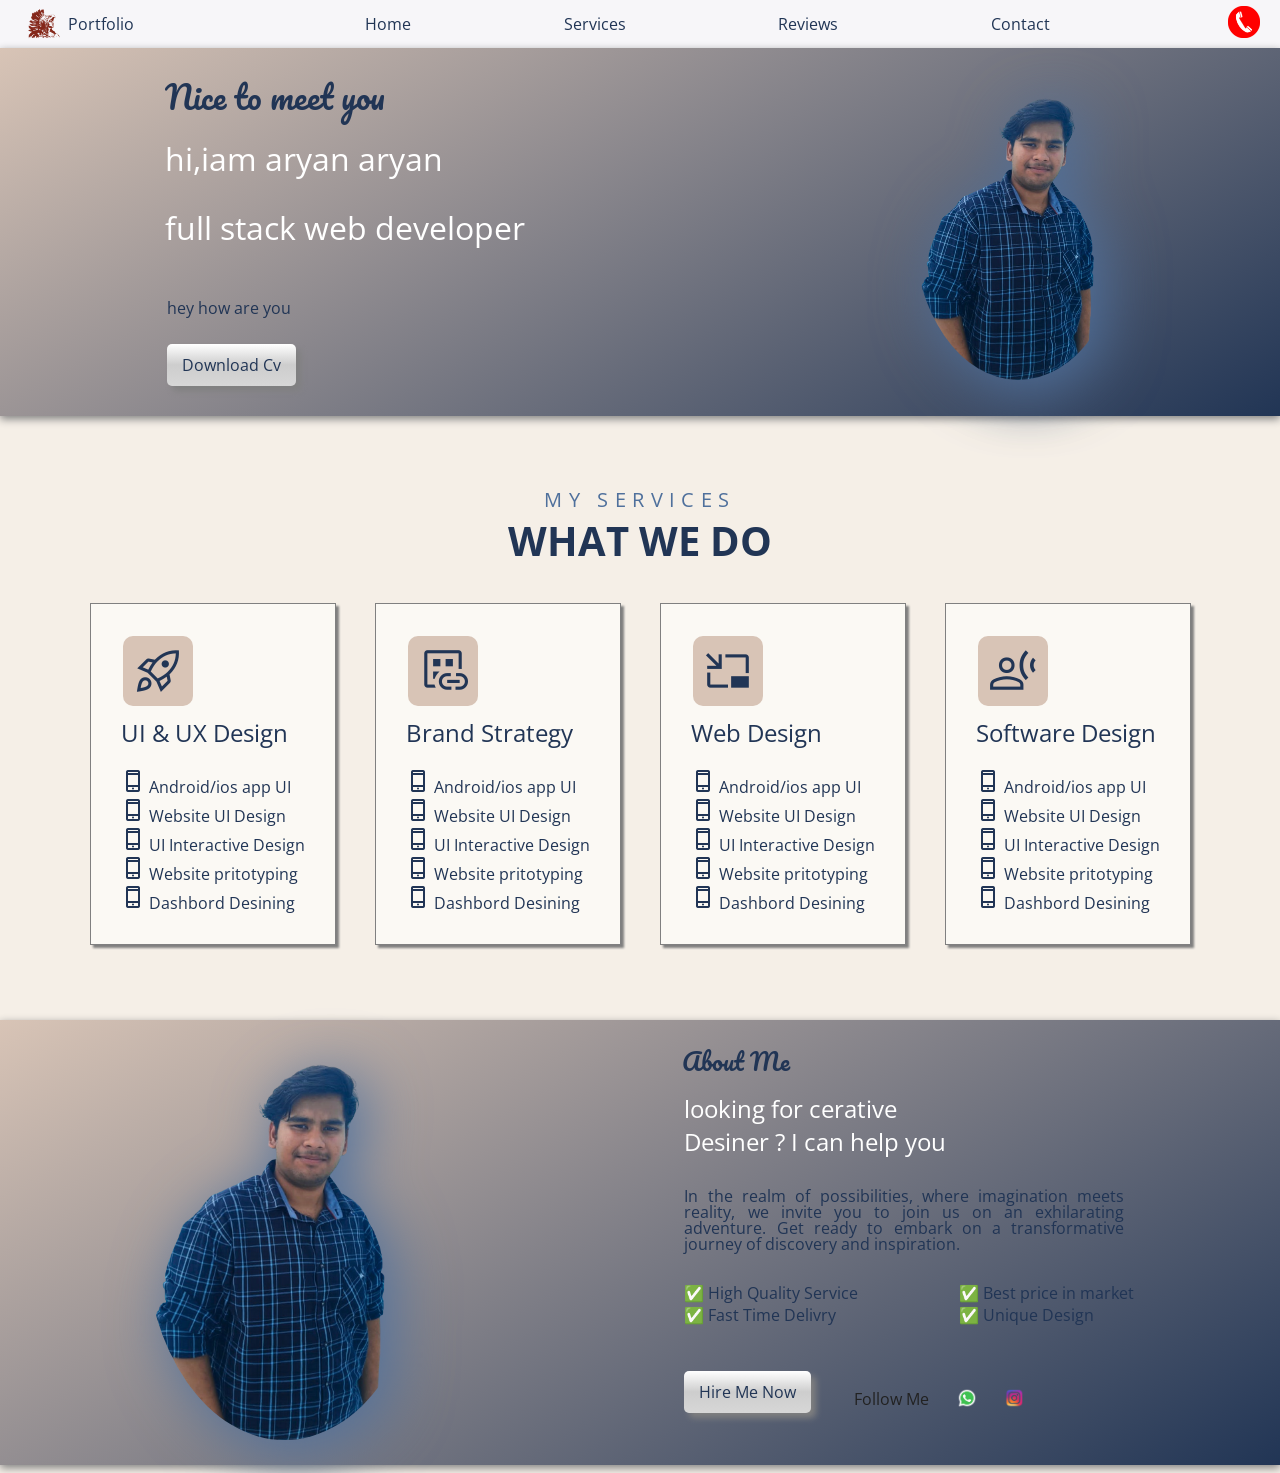
<file: index.html>
<!DOCTYPE html>
<html lang="en">

<head>
    <title>My Portfolio</title>
    <meta charset="UTF-8">
    <meta http-equiv="X-UA-Compatible" content="IE=edge">
    <meta name="viewport" content="width=device-width, initial-scale=1.0">
    
    <link rel="preconnect" href="https://fonts.googleapis.com">
    <link rel="preconnect" href="https://fonts.gstatic.com" crossorigin>
    <link href="https://fonts.googleapis.com/css2?family=Open+Sans:wght@600&display=swap" rel="stylesheet">
    <link href="https://fonts.googleapis.com/css2?family=Pacifico&display=swap" rel="stylesheet">
    <!-- icon -->
    <link rel="stylesheet" href="https://fonts.googleapis.com/css2?family=Material+Symbols+Outlined:opsz,wght,FILL,GRAD@48,400,0,0" />

    <link rel="stylesheet" href="style.css">
</head>

<body>
    <div class="navigation">
        <div class="logo">
            <img class="logoImage" src="images/logo.png" alt="">
            <span class="logoTitle">Portfolio</span>
        </div>

        <div class="menuItems">
            <a href="#"><span class="menuItem">Home</span></a>
            <a href="#"><span class="menuItem">Services</span></a>
            <a href="#"><span class="menuItem">Reviews</span></a>
            <a href="#"><span class="menuItem">Contact</span></a>
        </div>
        <div class="ContactButton">
            <a class="contactButton" href="tel:+91-7976876879">
                <img class="contactImage" src="images/call.png" alt="error">
            </a>
        </div>
    </div>
    <!-- <h1>Peeyush Sanam</h1>
    <h3>A Full Stack Web Developer</h3> -->
    <div class="banner">
        <div class="bannerleft">
            <div class="greeting">
                Nice to meet you
            </div>
            <div class="title">
                <span class="titlespan">
                    hi,iam aryan aryan
                </span>
                <br>
                <span class="titlespan">
                    full stack web developer
                </span>
            </div>
            <div class="description">
                hey how are you
            </div>
            <div class="showCV">
                <a href="#" class="showCVbutton">
                    Download Cv
                </a>
            </div>
        </div>
        <div class="bannerRight">
            <img class="bannerimage" src="images/pic.png" alt="error">
        </div>
    </div>
    <div class="service">
        <div class="servicetext">
            <div class="textsubheading">My Services</div>
            <div class="textheading">what we do</div>
        </div>
        <div class="servicecards">
            <div class="servicecard">
                <div class="serviceicon">
                    <span class="material-symbols-outlined cardicon">rocket_launch</span>
                </div>
                <div class="servicetitle">UI & UX Design</div>
                <div class="servicefeatures">
                    <div class="servicefeature">
                        <span class="servicefeatureicon">
                            <span class="material-symbols-outlined">phone_iphone</span>
                        </span>
                        <span class="servicefeaturetext">Android/ios app UI</span>
                    </div>
                    <div class="servicefeature">
                        <span class="servicefeatureicon">
                            <span class="material-symbols-outlined">phone_iphone</span>
                        </span>
                        <span class="servicefeaturetext">Website UI Design</span>
                    </div>
                    <div class="servicefeature">
                        <span class="servicefeatureicon">
                            <span class="material-symbols-outlined">phone_iphone</span>
                        </span>
                        <span class="servicefeaturetext">UI Interactive Design</span>
                    </div>
                    <div class="servicefeature">
                        <span class="servicefeatureicon">
                            <span class="material-symbols-outlined">phone_iphone</span>
                        </span>
                        <span class="servicefeaturetext">Website pritotyping</span>
                    </div>
                    <div class="servicefeature">
                        <span class="servicefeatureicon">
                            <span class="material-symbols-outlined">phone_iphone</span>
                        </span>
                        <span class="servicefeaturetext">Dashbord Desining</span>
                    </div>
                </div>
            </div>
            <div class="servicecard">
                <div class="serviceicon">
                    <span class="material-symbols-outlined cardicon">dataset_linked</span>
                    <!-- <span class="material-symbols-outlined rocketicon">rocket_launch</span> -->
                </div>
                <div class="servicetitle">Brand Strategy</div>
                <div class="servicefeatures">
                    <div class="servicefeature">
                        <span class="servicefeatureicon">
                            <span class="material-symbols-outlined">phone_iphone</span>
                        </span>
                        <span class="servicefeaturetext">Android/ios app UI</span>
                    </div>
                    <div class="servicefeature">
                        <span class="servicefeatureicon">
                            <span class="material-symbols-outlined">phone_iphone</span>
                        </span>
                        <span class="servicefeaturetext">Website UI Design</span>
                    </div>
                    <div class="servicefeature">
                        <span class="servicefeatureicon">
                            <span class="material-symbols-outlined">phone_iphone</span>
                        </span>
                        <span class="servicefeaturetext">UI Interactive Design</span>
                    </div>
                    <div class="servicefeature">
                        <span class="servicefeatureicon">
                            <span class="material-symbols-outlined">phone_iphone</span>
                        </span>
                        <span class="servicefeaturetext">Website pritotyping</span>
                    </div>
                    <div class="servicefeature">
                        <span class="servicefeatureicon">
                            <span class="material-symbols-outlined">phone_iphone</span>
                        </span>
                        <span class="servicefeaturetext">Dashbord Desining</span>
                    </div>
                </div>
            </div>
            <div class="servicecard">
                <div class="serviceicon">
                    <span class="material-symbols-outlined cardicon">pip</span>
                    <!-- <span class="material-symbols-outlined cardicon">rocket_launch</span> -->
                </div>
                <div class="servicetitle">Web Design</div>
                <div class="servicefeatures">
                    <div class="servicefeature">
                        <span class="servicefeatureicon">
                            <span class="material-symbols-outlined">phone_iphone</span>
                        </span>
                        <span class="servicefeaturetext">Android/ios app UI</span>
                    </div>
                    <div class="servicefeature">
                        <span class="servicefeatureicon">
                            <span class="material-symbols-outlined">phone_iphone</span>
                        </span>
                        <span class="servicefeaturetext">Website UI Design</span>
                    </div>
                    <div class="servicefeature">
                        <span class="servicefeatureicon">
                            <span class="material-symbols-outlined">phone_iphone</span>
                        </span>
                        <span class="servicefeaturetext">UI Interactive Design</span>
                    </div>
                    <div class="servicefeature">
                        <span class="servicefeatureicon">
                            <span class="material-symbols-outlined">phone_iphone</span>
                        </span>
                        <span class="servicefeaturetext">Website pritotyping</span>
                    </div>
                    <div class="servicefeature">
                        <span class="servicefeatureicon">
                            <span class="material-symbols-outlined">phone_iphone</span>
                        </span>
                        <span class="servicefeaturetext">Dashbord Desining</span>
                    </div>
                </div>
            </div>
            <div class="servicecard">
                <div class="serviceicon">
                    <span class="material-symbols-outlined cardicon">transcribe</span>
                    <!-- <span class="material-symbols-outlined cardicon">rocket_launch</span> -->
                </div>
                <div class="servicetitle">Software Design</div>
                <div class="servicefeatures">
                    <div class="servicefeature">
                        <span class="servicefeatureicon">
                            <span class="material-symbols-outlined">phone_iphone</span>
                        </span>
                        <span class="servicefeaturetext">Android/ios app UI</span>
                    </div>
                    <div class="servicefeature">
                        <span class="servicefeatureicon">
                            <span class="material-symbols-outlined">phone_iphone</span>
                        </span>
                        <span class="servicefeaturetext">Website UI Design</span>
                    </div>
                    <div class="servicefeature">
                        <span class="servicefeatureicon">
                            <span class="material-symbols-outlined">phone_iphone</span>
                        </span>
                        <span class="servicefeaturetext">UI Interactive Design</span>
                    </div>
                    <div class="servicefeature">
                        <span class="servicefeatureicon">
                            <span class="material-symbols-outlined">phone_iphone</span>
                        </span>
                        <span class="servicefeaturetext">Website pritotyping</span>
                    </div>
                    <div class="servicefeature">
                        <span class="servicefeatureicon">
                            <span class="material-symbols-outlined">phone_iphone</span>
                        </span>
                        <span class="servicefeaturetext">Dashbord Desining</span>
                    </div>
                </div>
            </div>
        </div>
    </div>
    <div class="banner2">
        <div class="bannerleft2 ">
            <img class="bannerimage2" src="images/pic.png" alt="error">
        </div>
        <div class="bannerright2">
            <div class="greeting2">
                About Me
            </div>
            <div class="title2">
                <span class="titlespan2">
                    looking for cerative 
                </span>
                <span class="titlespan2">
                    Desiner ? I can help you
                </span>
            </div>
            <div class="about">
                In the realm of possibilities, where imagination meets reality,
                we invite you to join us on an exhilarating adventure. 
                Get ready to embark on a transformative journey of discovery and inspiration.
            </div>
            <div class="info">
                <div class="inforight">
                    ✅ High Quality Service
                    <br>
                    ✅ Fast Time Delivry
                </div>
                <div class="infoleft">
                    ✅ Best price in market
                    <br>
                    ✅ Unique Design
                </div>
            </div>
            <div class="showCV2">
                <a href="#" class="showCVbutton2">
                    Hire Me Now
                </a>
                <div class="follow_me">
                    <div>Follow Me</div>
                    <div><a href=""><img class="media" src="images/whatsapp.png" alt="error"></a></div>
                    <div><a href=""><img class="media" src="images/insta.png" alt="error"></a></div>
                </div>
            </div>
        </div>
    </div>
</body>
</html>
</file>
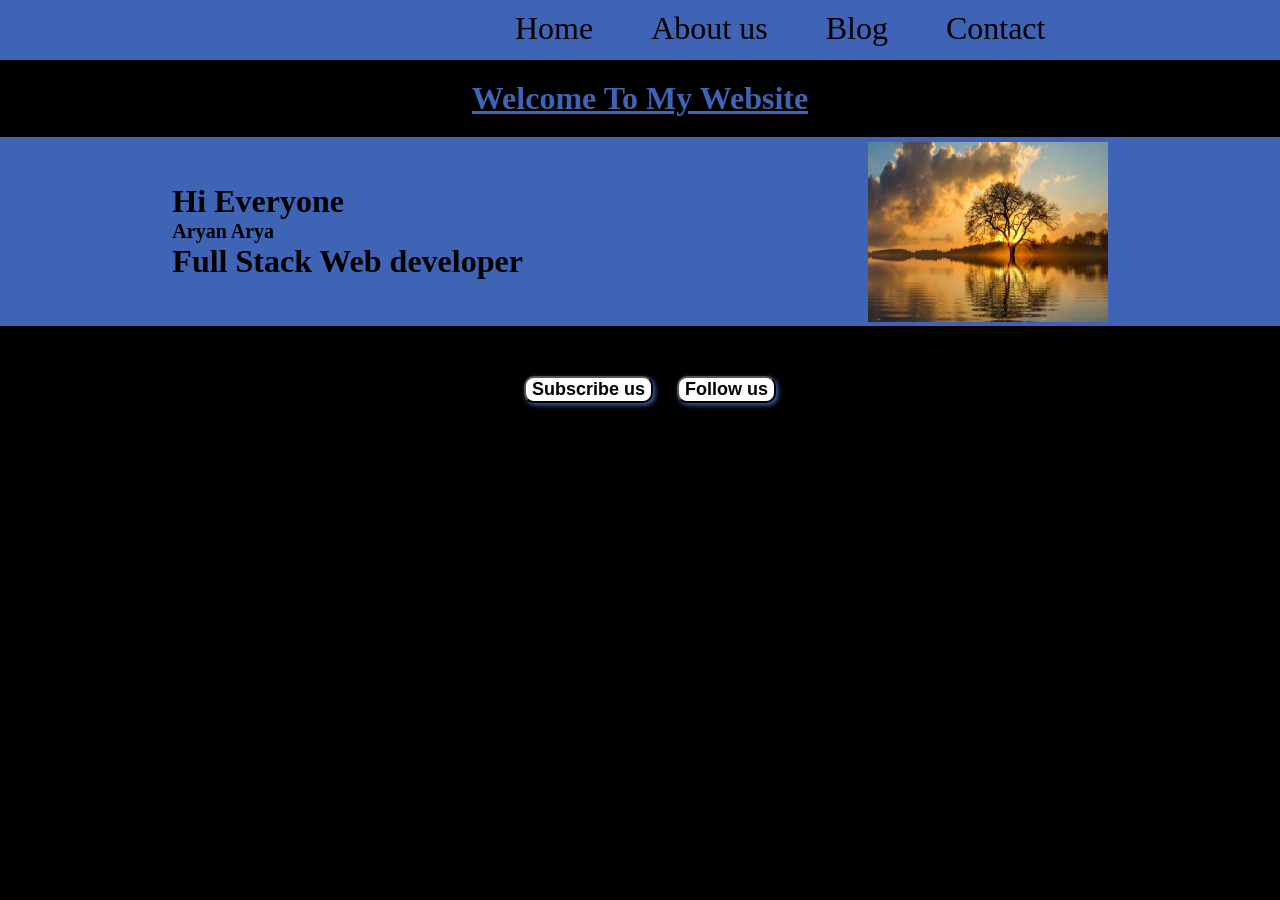
<file: day15(2)/index.html>
<!DOCTYPE html>
<html lang="en">
<head>
    <title>Document</title>
    <link rel="stylesheet" href="style.css">
</head>
<body>
    <nav>
    <ul>
        <li><a href="index.html">Home</a></li>
        <li><a href="about.html">About us</a></li>
        <li><a href="blog.html">Blog</a></li>
        <li><a href="contact.html">Contact</a></li>
    </ul>
    </nav>
    <h1 class="headding">Welcome To My Website</h1>
    <div class="info">
        <div class="infotext">
            <h1>Hi Everyone</h1>
            <p class="name"><b>Aryan Arya</b></p>
            <h1>Full Stack Web developer</h1>
        </div>
        <div class="infoimage">
            <img src="image.jpg" alt="">
        </div>
    </div>
    <div class="button">
    <button class="one"><b>Subscribe us</b></button>
    <button class="two"><b>Follow us</b></button>
    </div>
</body>
</html>
</file>
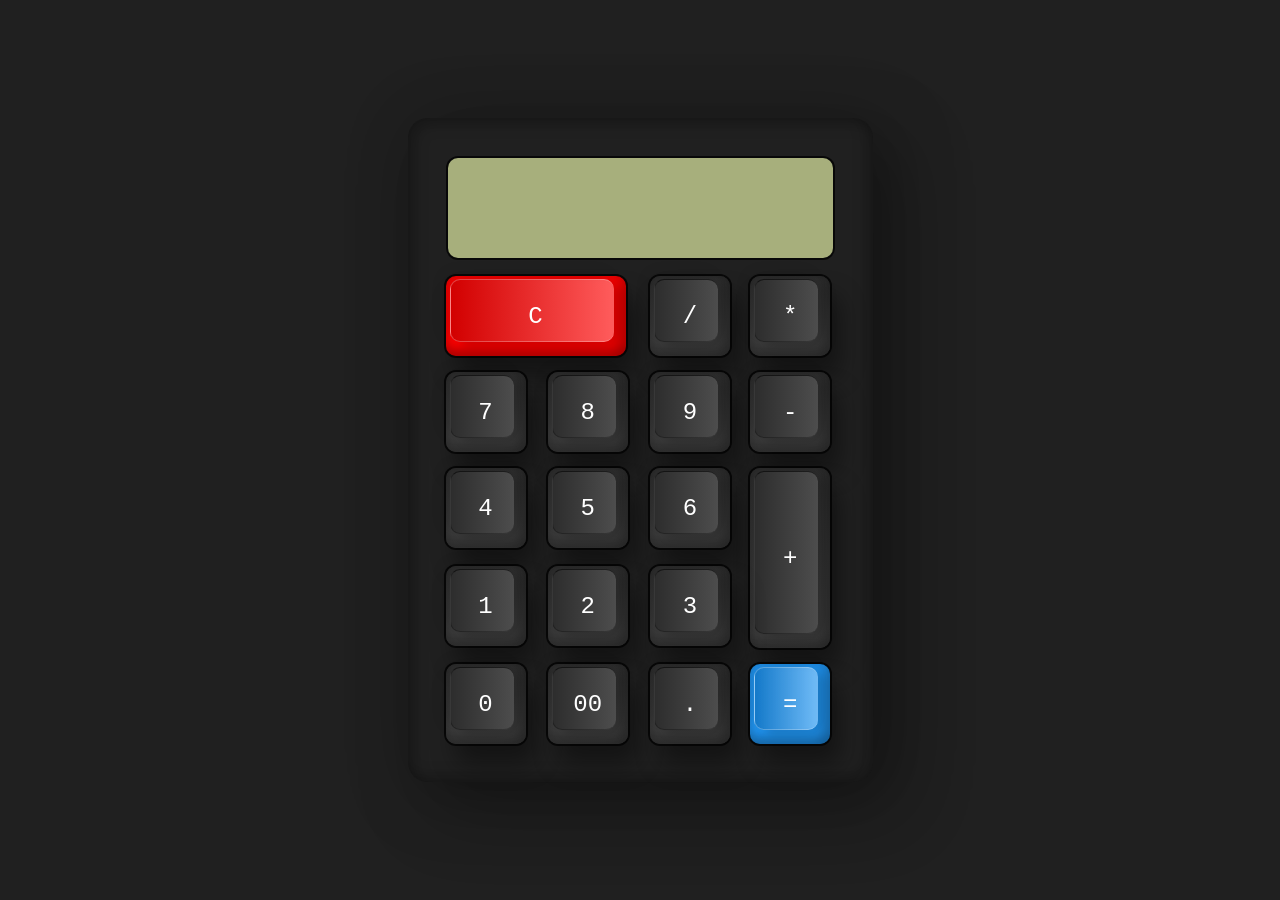
<file: day23/index.html>
<!DOCTYPE html>
<html lang="en">
<head>
    <meta charset="UTF-8">
    <meta name="viewport" content="width=device-width, initial-scale=1.0">
    <title>Document</title>
    <link rel="stylesheet" href="style.css">
</head>
<body>
    <div class="container">
        <form action="" name="calc" class="calculator">
          <input type="text" class="value" readonly name="txt" />
          <span class="num clear" onclick="calc.txt.value=''"><i>C</i></span>
          <span class="num" onclick="calc.txt.value+='/'"><i>/</i></span>
          <span class="num" onclick="calc.txt.value+='*'"><i>*</i></span>
          <span class="num" onclick="calc.txt.value+='7'"><i>7</i></span>
          <span class="num" onclick="calc.txt.value+='8'"><i>8</i></span>
          <span class="num" onclick="calc.txt.value+='9'"><i>9</i></span>
          <span class="num" onclick="calc.txt.value+='-'"><i>-</i></span>
          <span class="num" onclick="calc.txt.value+='4'"><i>4</i></span>
          <span class="num" onclick="calc.txt.value+='5'"><i>5</i></span>
          <span class="num" onclick="calc.txt.value+='6'"><i>6</i></span>
          <span class="num plus" onclick="calc.txt.value+='+'"><i>+</i></span>
          <span class="num" onclick="calc.txt.value+='1'"><i>1</i></span>
          <span class="num" onclick="calc.txt.value+='2'"><i>2</i></span>
          <span class="num" onclick="calc.txt.value+='3'"><i>3</i></span>
          <span class="num" onclick="calc.txt.value+='0'"><i>0</i></span>
          <span class="num" onclick="calc.txt.value+='00'"><i>00</i></span>
          <span class="num" onclick="calc.txt.value+='.'"><i>.</i></span>
    
          <span
            class="num equal"
            onclick="document.calc.txt.value=eval(calc.txt.value)"
            ><i>=</i></span
          >
        </form>
      </div>
</body>
</html>
</file>
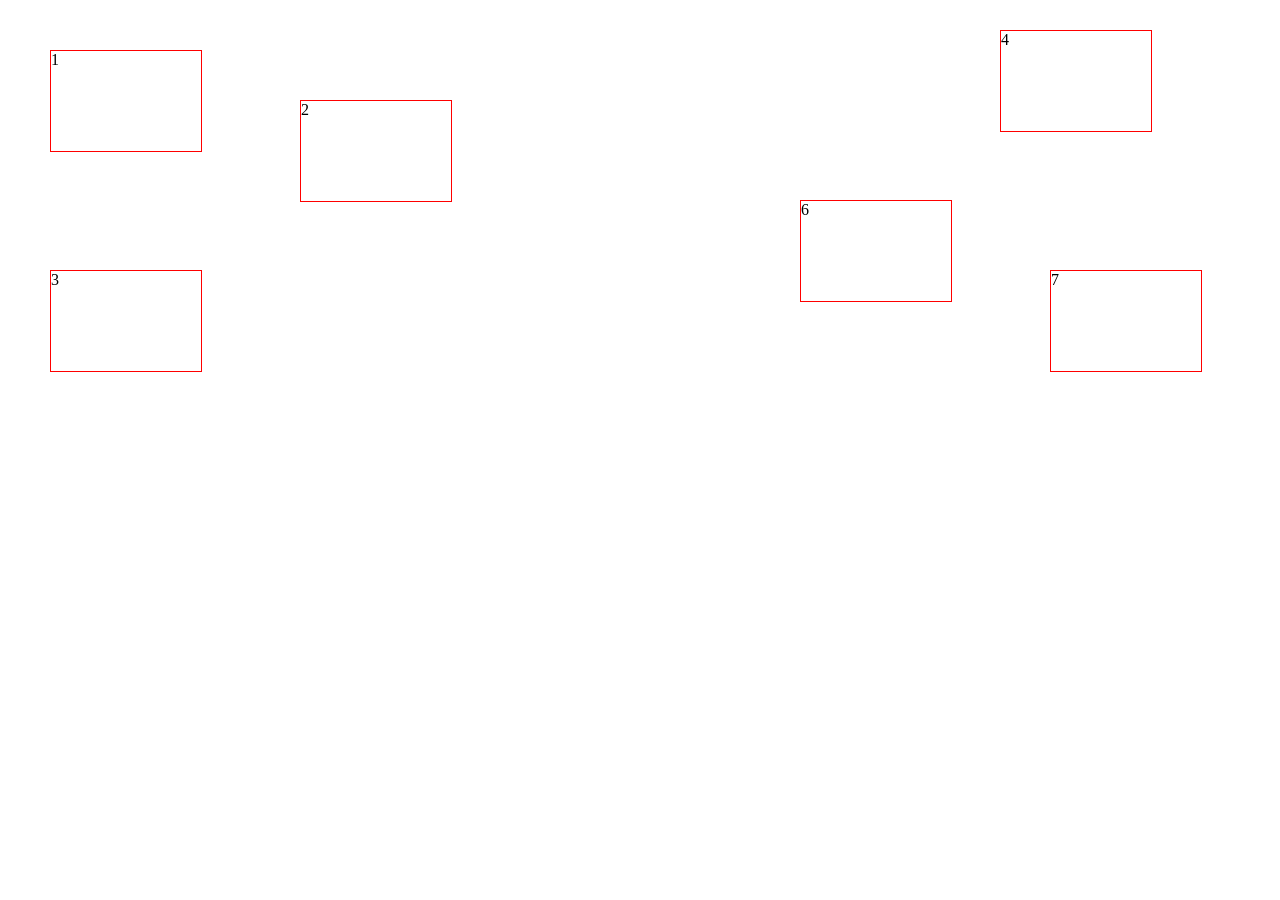
<file: day15(2)/task/index.html>
<!DOCTYPE html>
<html lang="en">
<head>
    <title>Document</title>
    <link rel="stylesheet" href="style.css">
</head>
<body>
    <div class="a">1</div>

    <div class="b">2</div>

    <div class="c">3</div>

    <div class="d">4</div>

    <div class="e">5</div>

    <div class="f">6</div>

    <div class="g">7</div>
</body>
</html>
</file>
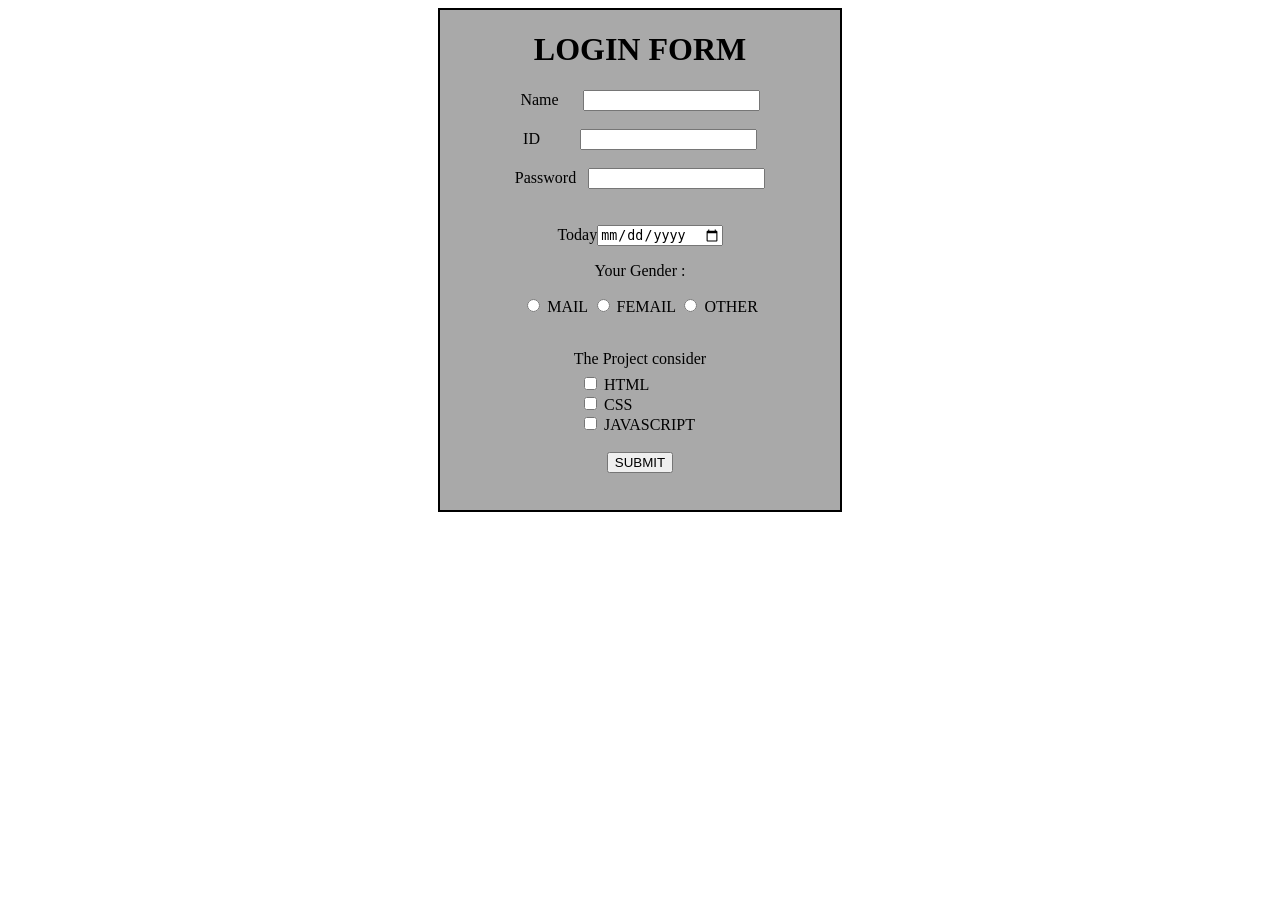
<file: new/form/index.html>
<!DOCTYPE html>
<html lang="en">
  <head>
    <meta charset="UTF-8" />
    <meta name="viewport" content="width=device-width, initial-scale=1.0" />
    <title>Document</title>
  </head>
  <body>
    <center>
      <form action="" style="border: 2px solid black; height:500px ; width: 400px;background-color: darkgrey;">
        <h1>LOGIN FORM</h1>
        <div>
        Name &nbsp &nbsp &nbsp<input type="text" /> <br><br>
        ID &nbsp &nbsp &nbsp &nbsp &nbsp<input type="text" /> <br><br>
        Password &nbsp <input type="password" /> <br><br>
        </div>
        <br>
        Today<input type="date" /><br>
        <p>Your Gender :</p>
        <input type="radio" name="Gender" />
        <label>MAIL</label>
        <input type="radio"  name="Gender"  />
        <label>FEMAIL</label>
        <input type="radio" name="Gender" />
        <label>OTHER</label>
        <br><br>
        <p>The Project consider </p>
        <div style="height: 60px; width: 120px; text-align: left;margin-top: -10px;">
        <input type="checkbox" name="language1" />
        <label>HTML</label><br>
        <input type="checkbox"  name="language2"  />
        <label>CSS</label><br>
        <input type="checkbox"  name="language3" />
        <label>JAVASCRIPT</label><br><br>
        </div>
        <br>
        <button>SUBMIT</button>
      </form>
    </center>
  </body>
</html>
</file>
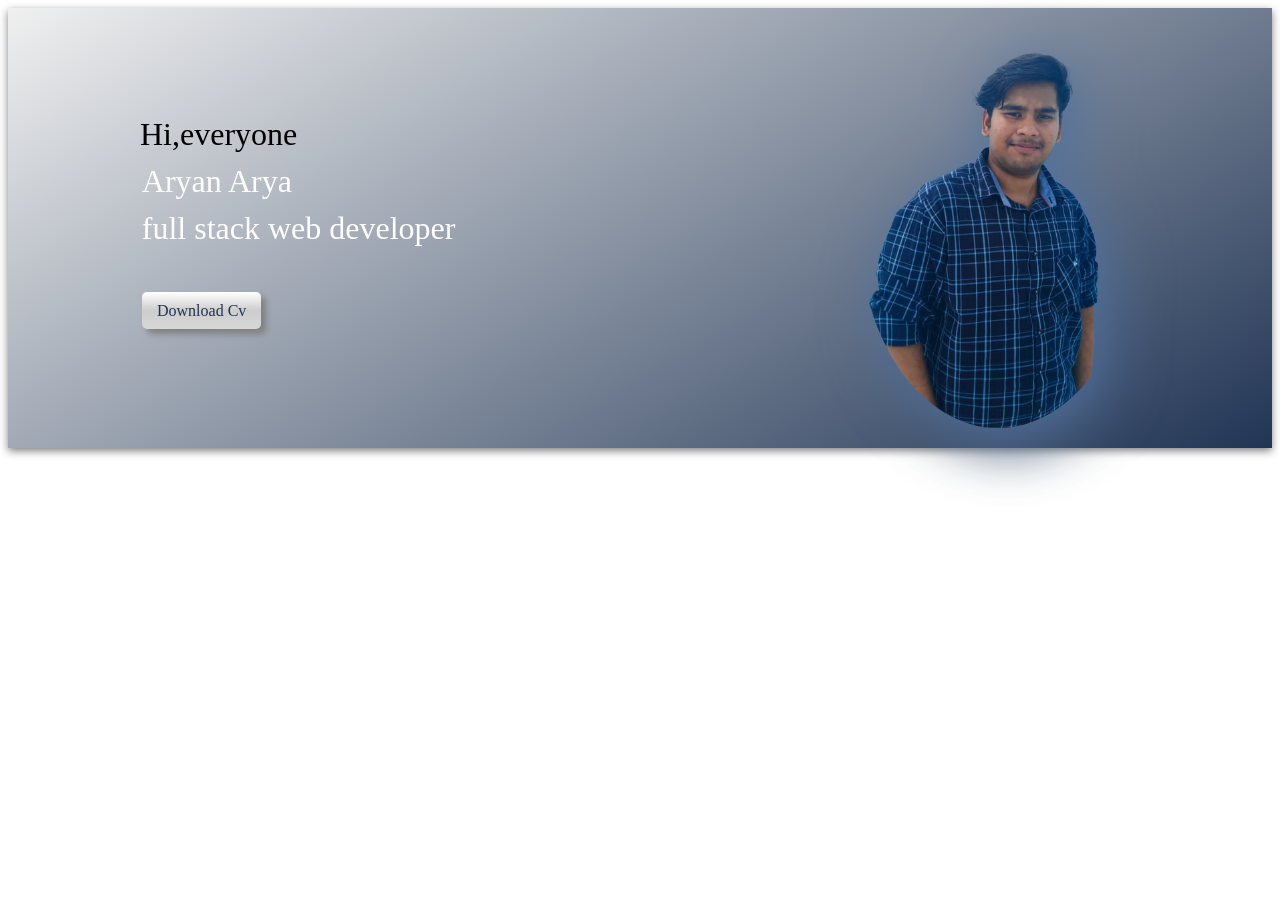
<file: new/hero c/index.html>
<!DOCTYPE html>
<html lang="en">
<head>
    <meta charset="UTF-8">
    <meta name="viewport" content="width=device-width, initial-scale=1.0">
    <title>Document</title>
    <link rel="stylesheet" href="style.css">
</head>
<body>
    <div class="banner">
        <div class="bannerleft">
            <div class="greeting">
                Hi,everyone
            </div>
            <div class="title">
                <span class="titlespan name">
                    Aryan Arya
                </span>
                <br>
                <span class="titlespan">
                    full stack web developer
                </span>
            </div>
            <div class="showCV">
                <a href="#" class="showCVbutton">
                    Download Cv
                </a>
            </div>
        </div>
        <div class="bannerRight">
            <div class="flip-box">
                <div class="flip-box-inner">
                  <div class="flip-box-front">
                    <img class="bannerimage2" src="images/pic.png" alt="error">
                  </div>
                  <div class="flip-box-back">
                    <div class="follow_me">
                        <p class="follow_me_head">Follow Me On</p>
                        <a href="tel:+91-7976876879"><img class="media" src="images/whatsapp.png" alt="error"></a>
                        <a href="https://instagram.com/aryanarya1485?igshid=NGVhN2U2NjQ0Yg=="><img class="media" src="images/insta.png" alt="error"></a>
                        <a href="https://github.com/Aryan-aarya"><img class="media" src="images/git.png" alt="error"></a>
                        <a href=""><img class="media" src="images/LinkedIn.png" alt="error"></a>
                    </div>
                  </div>
                </div>
              </div>
        </div>
    </div>
</body>
</html>
</file>
<file: style.css>
/* Define The global or root variables */
:root {
    --primaryColor: #213555;
    --backgroundColor: #F5EFE7;
    --primaryAccentColor: #4F709C;
    --secondaryColor: #D8C4B6;
    --whiteColor: white;
    --blackColor: #222222;
    --primaryFont: 'Open Sans', sans-serif;
    --navbarHeight: 3rem;
    --cursivefont: 'Pacifico', cursive;
    --nearwhite: #f7f6f9;
}

/* Main CSS */
body {
    background-color: var(--backgroundColor);
    color: var(--primaryColor);
    font-family: var(--primaryFont);
    margin-top: 0px;
    margin-left: 0px;
    margin-right: 0px;
}
a{
    text-decoration: none;
    color: var(--primaryColor);
}
a:hover{
    color: var(--primaryAccentColor);
}

.navigation {
    background-color: var(--nearwhite);
    height: var(--navbarHeight);
    display: flex;
    justify-content: space-around;
    align-items: center;
}

.logo {
    display: flex;
    padding-left: 20px;
    width: 12rem;
    align-items: center;
}

.logoImage {
    padding: 8px;
    height: 2rem;
    /* float:left; */
}

.menuItems {
    flex-grow: 1;
    display:flex;
    flex-wrap: nowrap;
    justify-content: space-evenly;
}

.menuItem {
    margin-left: 20px;
}

.banner {
    display: flex;
    background: linear-gradient(150deg, var(--secondaryColor), var(--primaryColor));
    filter: drop-shadow(0px 3px 4px grey);
    /* x,y,radiu,colour */
    justify-content: space-evenly;
    align-items: center;
    padding: 20px;
    flex-wrap: nowrap;
}

.bannerimage {
    height: 300px;
    border-radius: 100%;
    filter: drop-shadow(10px 10px 30px var(--primaryAccentColor));
}
.greeting {
    font-family: var(--cursivefont);
    font-size: 2rem;
    margin-left: 8px;
}
.bannerleft{
    width: 50%;
}
.title{
    font-size: 2rem;
    color: white;
}
.titlespan{
    display: inline-block;
    padding: 0.5rem;
    margin: 5px 0px;
}
.description {
    margin: 30px 10px;
    line-height: 2rem ;
    font-size: 1rem;
}
.showCVbutton{
    background: linear-gradient(white,rgb(205,205,205),rgb(215,215,215));
    padding: 10px 15px;
    border-radius: 5px;
    filter: drop-shadow(5px 5px 3px grey);
}
.showCVbutton:hover{
    background: linear-gradient(white,rgb(215,215,215));    
}
/* services section */
.service{
    margin: 70px;
    /* padding: 30px; */
}
.servicetext{
    text-align: center;
    text-transform: uppercase;
}
.textsubheading{
    color: var(--primaryAccentColor);
    letter-spacing: 0.4rem;
    font-size: 1.25rem;
}
.textheading{
    font-size: 2.5rem;
    font-weight: bold;
}
.servicecards{
    margin-top: 30px;
    display: flex;
    justify-content: space-around;
    flex-wrap: wrap;
    align-items: center;
}
.servicecard{
    border: 1px grey solid;
    padding: 30px;
    filter: drop-shadow(3px 3px 1px grey);
    margin: 5px;
    background-color:#fbf9f4;
}
.servicefeatures{
    margin-top: 20px;
}
.servicecard:hover{
    background-color: white;
    filter: drop-shadow(2px 2px 2px #aaaaaa);
}
.serviceicon{
    background-color: var(--secondaryColor);
    width: 50px;
    height: 50px;
    padding: 10px; 
    margin: 2px 10px 10px 2px;
    border-radius: 10px;  
}
.serviceicon:hover{
    background-color: var(--primaryColor);
}
.cardicon{
    font-size: 50px;
}
.cardicon:hover{
    color: var(--secondaryColor);
}
.servicetitle{
    font-size: 1.5rem;
}
.showCV{
    margin-bottom: 20px;
    margin-left: 10px;
}
.ContactButton{
    display:flex;
    align-items:center;
    margin-right: 20px;
    
}
.contactImage {
    margin-left: 45px;
    height: 2rem;
}
.titlespan2{
    display: flex;
}
.greeting2{
    font-family: var(--cursivefont);
    font-size: 1.5rem;
    margin-left: 8px;
    margin-bottom: 10px;
}
.title2{
    font-size: 1.5rem;
    color: white;
    margin-left: 10px;
}
.bannerimage2{
    height: 400px;
    border-radius: 100%;
    filter: drop-shadow(10px 10px 30px var(--primaryAccentColor));
}
.banner2 {
    display: flex;
    background: linear-gradient(150deg, var(--secondaryColor), var(--primaryColor));
    filter: drop-shadow(0px 3px 4px grey);
    /* x,y,radiu,colour */
    justify-content: space-around;
    align-items: stretch;
    padding: 20px;
    flex-wrap: nowrap;
}
.about {
    margin: 30px 10px;
    line-height: 1rem ;
    font-size: 1rem;
}
.bannerright2{
    width: 460px;
    text-align: justify;
}
.info{
    display: flex;
    flex-wrap: wrap;
    justify-content: space-between;
    font-size: 1rem;
    margin-left: 10px;
}
.showCV2{
    margin-bottom: 20px;
    margin-left: 10px;
    margin-top: 45px; 
    display: flex;
    align-items: flex-end;
}
.follow_me{
    display: flex;
    margin-left: 15px;
    justify-content: space-evenly;
    width: 50%;
    color: var(--blackColor);
}
.media{
    height: 20px;
}
.showCVbutton2{
    background: linear-gradient(white,rgb(205,205,205),rgb(215,215,215));
    padding: 10px 15px;
    border-radius: 5px;
    filter: drop-shadow(5px 5px 3px grey);
}
.showCVbutton2:hover{
    background: linear-gradient(white,rgb(215,215,215));    
}
@media (max-width:1000px)
{
    .greeting {
        font-size:calc(1vw + 1rem);
    }
    .greeting2 {
        font-size:calc(1vw + .8rem);
    }
    .title{
        font-size: calc(1vw + 1rem);
    }
    .description {
        font-size: calc(1vw + .8rem);
    }
    .title2{
            font-size: calc(1vw + 1rem);
    }
}
@media (max-width:650px)
{
    .logoImage{
        height: calc(1vw + .5rem);
    }
    .logoTitle{
        font-size: calc(1vw + .5rem);
    }
    .menuItem{
        font-size: calc(1vw + .5rem);
    }
    .greeting {
        font-size:calc(1vw + .7rem);
    }
    .title{
        font-size: calc(1vw + .7rem);
    }
    .description {
        font-size: calc(1vw + .5rem);
    }
    .showCV{
        font-size: calc(1vw + .4rem);
    }
    .greeting2 {
        font-size:calc(1vw + .4rem);
    }
    .title2{
        font-size: calc(1vw + .6rem);
    }
    .inforight{
        font-size: calc(1vw + .5rem);
    }
    .infoleft{
        font-size: calc(1vw + .5rem);   
    }
    .showCV2{
        font-size: calc(1vw + .4rem);
    }
    .about{
        font-size: calc(1vw + .5rem);
    }
    .bannerimage2{
        height: calc(1vw + 250px); 
    }
    
}
@media (max-width:490px)
{
    .menuItem{
        font-size: calc(1vw + .3rem);
    }
    .about{
        font-size: calc(1vw + .4rem);
    }
    .title2{
        font-size: calc(1vw + .5rem);
    }
    .contactImage{
        margin-left: 30px;
    }
    .showCVbutton2{
        font-size: calc(1vw + .2rem);
        padding: 7px;
    }
}
</file>
<file: day15(2)/style.css>
*{
    margin: 0px;
}
li { 
    display: inline;
    margin: 25px;
    background-color: #3F63B5;
}
a{
    text-decoration: none;
    color:black;
    background-color: #3F63B5;
}
ul{
    margin-left:450px;
    background-color: #3F63B5;
} 
nav{
    background-color: #3F63B5;
    height: 50px;
    padding-top: 10px;
    font-size: xx-large;
}
body{
    background: url();
    background-color: black;
}
button{
    margin-left: 20px;
    font-size: large;
    border-radius: 10px;
    background-color: white;
    margin-top: 50px;
    box-shadow: 2px 2px 5px #3F63B5;
}
.headding{
    text-align: center;
    text-decoration: underline;
    color: #3F63B5;
    margin-top: 20px;
}
.button{
    text-align: center;
}
.one{
    background-color: white;
    
}
.two{
    background-color: white;

}
.info{
    background-color: #3F63B5;
    margin-top: 20px;
    display: flex;
    justify-content: space-around;
    align-items: center;
}
img{
    margin-top: 5px;
    width: 240px;
    height: 180px;
}
img:hover{
    margin: 0px;
    margin-bottom: -5px;
    width: 1000px;
    height: 180px;
    transition: width 3s ;
    
}
.name{
    font-size: 20px;
}
.name:hover{
    font-size: 80px;
    transition: font-size 1s;
}
</file>
<file: day23/style.css>
* {
    margin: 0;
    padding: 0;
    box-sizing: border-box;
    font-family: "Courier New", Courier, monospace;
  }
  body {
    display: flex;
    height: 100vh;
    align-items: center;
    justify-content: center;
    background-color: #202020;
  }
  .container {
    position: relative;
    min-width: 300px;
    min-height: 400px;
    padding: 40px 30px 30px;
    border-radius: 20px;
    box-shadow: 25px 25px 75px rgba(0, 0, 0, 0.25),
      10px 10px 70px rgba(0, 0, 0, 0.25), inset -5px -5px 15px rgba(0, 0, 0, 0.25),
      inset 5px 5px 15px rgba(0, 0, 0, 0.25);
  }
  .container span {
    color: #fff;
    position: relative;
    display: grid;
    width: 80px;
    place-items: center;
    margin: 8px;
    height: 80px;
    background: linear-gradient(180deg, #2f2f2f, #3f3f3f);
    box-shadow: inset -8px 0 8px rgba(0, 0, 0, 0.15),
      inset 0 -8px 8px rgba(0, 0, 0, 0.25), 0 0 0 2px rgba(0, 0, 0, 0.75),
      10px 20px 25px rgba(0, 0, 0, 0.4);
    user-select: none;
    cursor: pointer;
    font-weight: 400;
    border-radius: 10px;
  }
  .calculator span:active {
    filter: brightness(1.5);
  }
  .calculator span::before {
    content: "";
    position: absolute;
    top: 3px;
    left: 4px;
    bottom: 14px;
    right: 12px;
    border-radius: 10px;
    background: linear-gradient(90deg, #2d2d2d, #4d4d4d);
    box-shadow: -5px -5px 15px rgba(0, 0, 0, 0.1),
      10px 5px 10px rgba(0, 0, 0, 0.15);
    border-left: 1px solid #0004;
    border-bottom: 1px solid #0004;
    border-top: 1px solid #0009;
  }
  .calculator span i {
    position: relative;
    font-style: normal;
    font-size: 1.5em;
    text-transform: uppercase;
  }
  .calculator {
    position: relative;
    display: grid;
  }
  .calculator .value {
    position: relative;
    grid-column: span 4;
    height: 100px;
    width: calc(100% - 20px);
    left: 10px;
    border: none;
    outline: none;
    background-color: #a7af7c;
    margin-bottom: 10px;
    border-radius: 10px;
    box-shadow: 0 0 0 2px rgba(0, 0, 0, 0.75);
    text-align: right;
    padding: 10px;
    font-size: 2em;
  }
  .calculator .clear {
    grid-column: span 2;
    width: 180px;
    background: #f00;
  }
  .calculator .clear::before {
    background: linear-gradient(90deg, #d20000, #ffffff5c);
    border-left: 1px solid #fff4;
    border-bottom: 1px solid #fff4;
    border-top: 1px solid #fff4;
  }
  .calculator .plus {
    grid-row: span 2;
    height: 180px;
  }
  .calculator .equal {
    background: #2196f3;
  }
  .calculator .equal::before{
    background: linear-gradient(90deg, #1479c9, #ffffff5c);
    border-left: 1px solid #fff4;
    border-bottom: 1px solid #fff4;
    border-top: 1px solid #fff4;
  }
</file>
<file: day15(2)/task/style.css>
.a{
    height: 100px;
    width: 150px;
    border: 1px solid red;
    position: absolute;
    top: 50px;
    left: 50px;
}
.b{
    height: 100px;
    width: 150px;
    border: 1px solid red;
    position: absolute;
    left: 300px;
    top: 100px;
}
.c{
    height: 100px;
    width: 150px;
    border: 1px solid red;
    position: absolute;
    left: 50px;
    top: 270px;
}
.d{
    height: 100px;
    width: 150px;
    border: 1px solid red;
    position: absolute;
    top: 30px;
    left: 1000px;
}
.e{
    height: 100px;
    width: 150px;
    border: 1px solid red;
    position: absolute;
    left: 1300px;
    top: 150px;
}
.f{
    height: 100px;
    width: 150px;
    border: 1px solid red;
    position: fixed;
    left: 800px;
    top: 200px;
}
.g{
    height: 100px;
    width: 150px;
    border: 1px solid red;
    position: absolute;
    left: 1050px;
    top: 270px;
}
</file>
<file: new/hero c/style.css>
:root {
    --blue: #007bff;
    --indigo: #6610f2;
    --purple: #6f42c1;
    --pink: #e83e8c;
    --red: #dc3545;
    --orange: #fd7e14;
    --yellow: #ffc107;
    --green: #28a745;
    --teal: #20c997;
    --cyan: #17a2b8;
    --white: #fff;
    --gray: #6c757d;
    --gray-dark: #343a40;
    --primary: #007bff;
    --secondary: #6c757d;
    --success: #28a745;
    --info: #17a2b8;
    --warning: #ffc107;
    --danger: #dc3545;
    --light: #f8f9fa;
    --dark: #343a40;
    --primaryColor: #213555;
    --backgroundColor: #F0F0F0;
    --primaryAccentColor: #4F709C;
    --secondaryColor: #f5edcf;
    --whiteColor: white;
    --blackColor: #222222;
    --primaryFont: 'Open Sans', sans-serif;
    --navbarHeight: 3rem;
    --cursivefont: 'Pacifico', cursive;
    --nearwhite: #f7f6f9;
    --breakpoint-xs: 0;
    --breakpoint-sm: 576px;
    --breakpoint-md: 768px;
    --breakpoint-lg: 992px;
    --breakpoint-xl: 1200px;
    --font-family-sans-serif: -apple-system, BlinkMacSystemFont, "Segoe UI", Roboto, "Helvetica Neue", Arial, sans-serif, "Apple Color Emoji", "Segoe UI Emoji", "Segoe UI Symbol";
    --font-family-monospace: SFMono-Regular, Menlo, Monaco, Consolas, "Liberation Mono", "Courier New", monospace;
  }
  
a{
    text-decoration: none !important;
    color: var(--primaryColor)!important;
  }
  a:hover{
    color: var(--primaryAccentColor) !important;
  }
  
  .navigation {
    background-color: var(--nearwhite);
    height: var(--navbarHeight);
    display: flex;
    justify-content: space-around;
    align-items: center;
    position: sticky;
    top: 0px;
    z-index: 10;
  }
  
  .logo {
    display: flex;
    padding-left: 20px;
    width: 12rem;
    align-items: center;
  }
  
  .logoImage {
    padding: 8px;
    height: 2rem;
    /* float:left; */
  }
  
  .menuItems {
    flex-grow: 1;
    display:flex;
    flex-wrap: nowrap;
    justify-content: space-evenly;
  }
  
  .menuItem {
    margin-left: 20px;
  }
  
  .banner {
    display: flex;
    background: linear-gradient(150deg, var(--backgroundColor), var(--primaryColor));
    filter: drop-shadow(0px 3px 4px grey);
    /* x,y,radiu,colour */
    justify-content: space-evenly;
    align-items: center;
    padding: 20px;
    flex-wrap: nowrap;
  }
  
  .bannerimage {
    height: 300px;
    border-radius: 100%;
    filter: drop-shadow(10px 10px 30px var(--primaryAccentColor));
  }
  .greeting {
    font-family: var(--cursivefont);
    font-size: 2rem;
    margin-left: 8px;
  }
  .bannerleft{
    width: 50%;
  }
  .title{
    font-size: 2rem;
    color: white;
    margin-top: 5px;
    margin-bottom: 50px;
  }
  .titlespan{
    display: inline-block;
    padding: 0.3rem;
    margin-left: 5px;
  }
  .showCVbutton{
    background: linear-gradient(white,rgb(205,205,205),rgb(215,215,215));
    padding: 10px 15px;
    border-radius: 5px;
    filter: drop-shadow(5px 5px 3px grey);
  }
  .showCVbutton:hover{
    background: linear-gradient(white,rgb(215,215,215));    
  }
  /* services section */
  .service{
    margin: 70px;
    /* padding: 30px; */
  }
  .servicetext{
    text-align: center;
    text-transform: uppercase;
  }
  .textsubheading{
    color: var(--primaryAccentColor);
    letter-spacing: 0.4rem;
    font-size: 1.25rem;
  }
  .textheading{
    font-size: 2.5rem;
    font-weight: bold;
  }
  .servicecards{
    margin-top: 30px;
    display: flex;
    justify-content: space-around;
    flex-wrap: wrap;
    align-items: center;
  }
  .servicecard{
    border: 1px grey solid;
    padding: 30px;
    filter: drop-shadow(3px 3px 1px grey);
    margin: 5px;
    background-color:#fbf9f4;
  }
  .servicefeatures{
    margin-top: 20px;
  }
  .servicecard:hover{
    background-color: white;
    filter: drop-shadow(2px 2px 2px #aaaaaa);
    .serviceicon{
      background-color: var(--primaryColor);
    }
    .cardicon{
      color: var(--secondaryColor);
    }
  }
  .serviceicon{
    background-color: var(--secondaryColor);
    width: 50px;
    height: 50px;
    padding: 10px; 
    margin: 2px 10px 10px 2px;
    border-radius: 10px;  
  }
  .cardicon{
    font-size: 2rem;
  }
  .servicetitle{
    font-size: 1.5rem;
  }
  .showCV{
    margin-bottom: 20px;
    margin-left: 10px;
  }
  .ContactButton{
    display:flex;
    align-items:center;
    margin-right: 20px;
    
  }
  .contactImage {
    margin-left: 45px;
    height: 2rem;
  }
  .titlespan2{
    display: flex;
  }
  .title2{
    font-size: 1.5rem;
    color: white;
    margin-left: 10px;
  }
  .bannerimage2{
    height: 400px;
    border-radius: 100%;
    filter: drop-shadow(10px 10px 30px var(--primaryAccentColor));
  }
  .banner2 {
    display: flex;
    background: linear-gradient(220deg,var(--backgroundColor), var(--primaryColor));
    filter: drop-shadow(0px 3px 4px grey);
    /* x,y,radiu,colour */
    justify-content: space-around;
    align-items: stretch;
    padding: 20px;
    flex-wrap: nowrap;
  }
  .about {
    margin: 30px 10px;
    line-height: 1rem ;
    font-size: 1rem;
  }
  .bannerright2{
    width: 460px;
    text-align: justify;
    margin-top: auto;
  }
  .info{
    display: flex;
    flex-wrap: wrap;
    justify-content: space-between;
    font-size: 1rem;
    margin-left: 10px;
  }
  .showCV2{
    margin-bottom: 20px;
    margin-left: 10px;
    margin-top: 45px; 
    display: flex;
    align-items: center;
    justify-content: space-between;
  }
  .follow_me{
    display: flex;
    color: var(--blackColor);
    margin-top: 10%;
    flex-direction: column;
    align-items: center;
    font-size: 2rem;
  }
  .media{
    height: 55px;
    margin-bottom: 10px;
  }
  .showCVbutton2{
    background: linear-gradient(white,rgb(205,205,205),rgb(215,215,215));
    padding: 10px 15px;
    border-radius: 5px;
    filter: drop-shadow(5px 5px 3px grey);
  }
  .showCVbutton2:hover{
    background: linear-gradient(white,rgb(215,215,215));    
  }
  .flip-box {
    background-color: transparent;
    width: 300px;
    height: 400px;
    perspective: 1000px; /* Remove this if you don't want the 3D effect */
  }
  
  /* This container is needed to position the front and back side */
  .flip-box-inner {
    position: relative;
    width: 100%;
    height: 100%;
    text-align: center;
    transition: transform 0.8s;
    transform-style: preserve-3d;
  }
  
  /* Do an horizontal flip when you move the mouse over the flip box container */
  .flip-box:hover .flip-box-inner {
    transform: rotateY(180deg);
  }
  
  /* Position the front and back side */
  .flip-box-front, .flip-box-back {
    position: absolute;
    width: 100%;
    height: 100%;
    -webkit-backface-visibility: hidden; /* Safari */
    backface-visibility: hidden;
  }
  
  /* Style the front side (fallback if image is missing) */
  .flip-box-front {
    color: black;
  }
  
  /* Style the back side */
  .flip-box-back {
    background-color:  #849fc8;
    color: white;
    transform: rotateY(180deg);
  }
  .name:hover{
    font-size: 4rem;
    transition: font-size 0.7s;
  }
  @media (max-width:1000px)
  {
    .greeting {
        font-size:calc(1vw + 1rem);
    }
    .title{
        font-size: calc(1vw + 1rem);
    }
    .description {
        font-size: calc(1vw + .8rem);
    }
    .title2{
            font-size: calc(1vw + 1rem);
    }
    .flip-box {
      width: 250px;
      height: 370px;
    }
    .bannerimage2{
      height: calc(1vw + 370px); 
    }
  }
  @media (max-width:650px)
  {
    .logoImage{
        height: calc(1vw + .5rem);
    }
    .logoTitle{
        font-size: calc(1vw + .5rem);
    }
    .menuItem{
        font-size: calc(1vw + .5rem);
    }
    .greeting {
        font-size:calc(1vw + .7rem);
    }
    .title{
        font-size: calc(1vw + .7rem);
    }
    .description {
        font-size: calc(1vw + .5rem);
    }
    .showCV{
        font-size: calc(1vw + .4rem);
    }
    .title2{
        font-size: calc(1vw + .6rem);
    }
    .inforight{
        font-size: calc(1vw + .5rem);
    }
    .infoleft{
        font-size: calc(1vw + .5rem);   
    }
    .showCV2{
        font-size: calc(1vw + .4rem);
    }
    .about{
        font-size: calc(1vw + .5rem);
    }
    .bannerimage2{
        height: calc(1vw + 250px); 
    }
    .flip-box {
      width: 200px;
      height: 250px;
    }
    .name:hover{
      font-size: 2rem;
      transition: font-size 0.5s;
    }
    .follow_me{
      font-size: 1rem;
    }
    .media{
      height: 35px;
    }
    
  }
  @media (max-width:490px)
  {
    .menuItem{
        font-size: calc(1vw + .3rem);
    }
    .about{
        font-size: calc(1vw + .4rem);
    }
    .title2{
        font-size: calc(1vw + .5rem);
    }
    .contactImage{
        margin-left: 30px;
    }
    .showCVbutton2{
        font-size: calc(1vw + .2rem);
        padding: 7px;
    }
    .name:hover{
      font-size: 1.5rem;
      transition: font-size 0.3s;
    }
    .flip-box {
      width: 100px;
      height: 200px;
    }
    .bannerimage2{
      height: calc(1vw + 200px); 
      width: calc(1vw + 100px);
    }
    .follow_me{
      font-size: 0.7rem;
    }
    .media{
      height: 30px;
    }
  }
</file>
